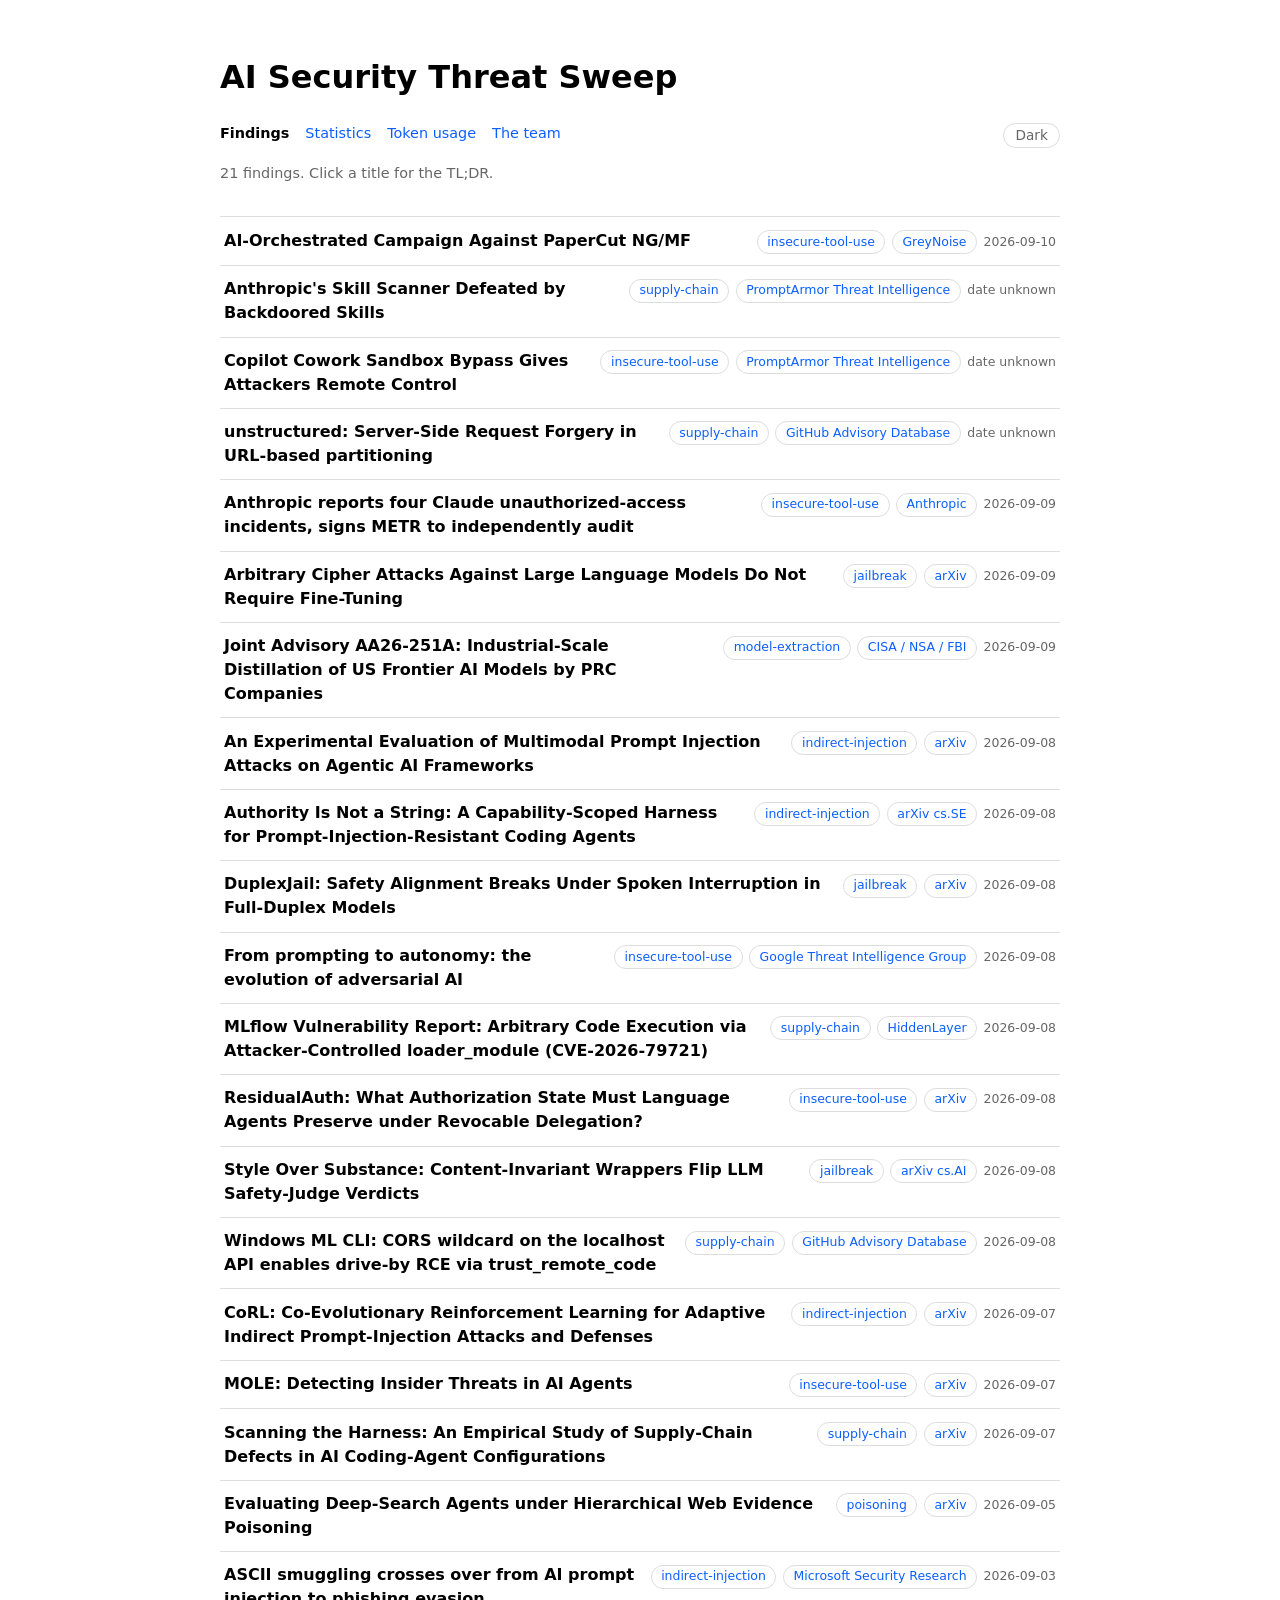
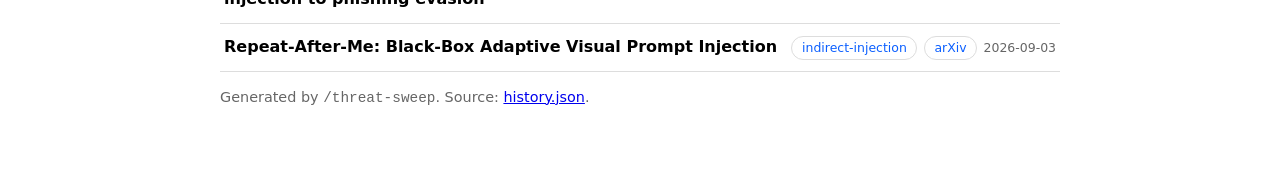
<file: site/index.html>
<!doctype html>
<html lang="en">
<head>
  <meta charset="utf-8" />
  <meta name="viewport" content="width=device-width, initial-scale=1" />
  <title>AI Security Threat Sweep</title>
  <link rel="stylesheet" href="style.css" />
  <script src="theme.js"></script>
</head>
<body>
  <header>
    <h1>AI Security Threat Sweep</h1>
    <nav class="nav">
      <a href="index.html" aria-current="page">Findings</a>
      <a href="stats.html">Statistics</a>
      <a href="usage.html">Token usage</a>
      <a href="team.html">The team</a>
      <button id="theme-toggle" class="theme-toggle" type="button">Dark</button>
    </nav>
    <p id="run-meta" class="muted"></p>
  </header>

  <main id="list" aria-live="polite"></main>

  <footer class="muted">
    <p>Generated by <code>/threat-sweep</code>. Source: <a href="data/history.json">history.json</a>.</p>
  </footer>

  <script src="app.js"></script>
</body>
</html>
</file>
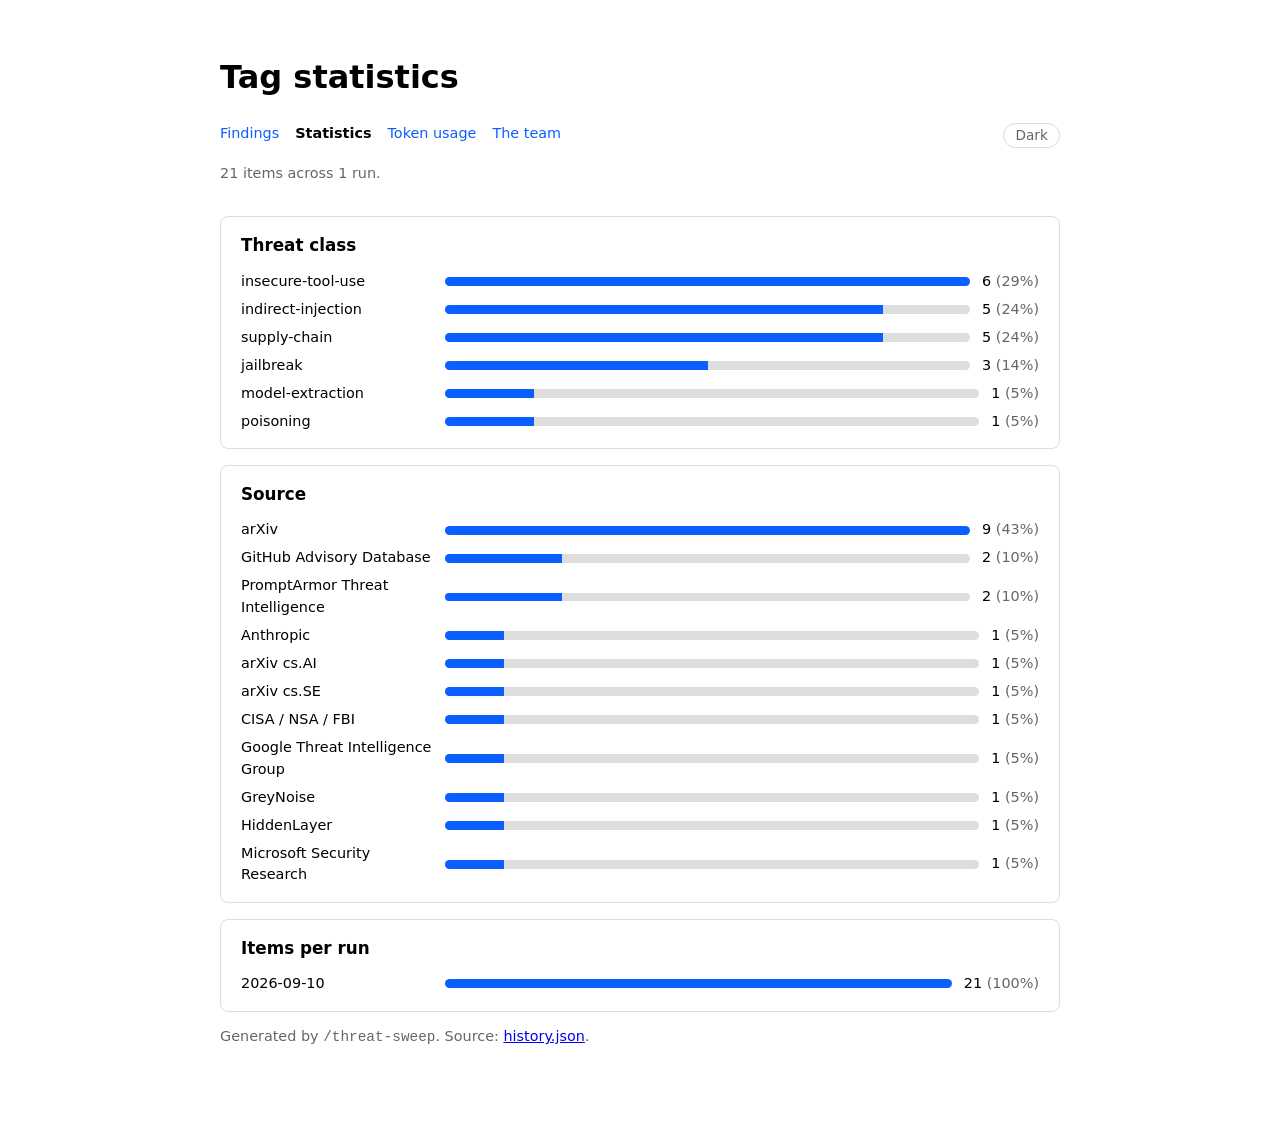
<file: site/stats.html>
<!doctype html>
<html lang="en">
<head>
  <meta charset="utf-8" />
  <meta name="viewport" content="width=device-width, initial-scale=1" />
  <title>Tag statistics &middot; AI Security Threat Sweep</title>
  <link rel="stylesheet" href="style.css" />
  <script src="theme.js"></script>
</head>
<body>
  <header>
    <h1>Tag statistics</h1>
    <nav class="nav">
      <a href="index.html">Findings</a>
      <a href="stats.html" aria-current="page">Statistics</a>
      <a href="usage.html">Token usage</a>
      <a href="team.html">The team</a>
      <button id="theme-toggle" class="theme-toggle" type="button">Dark</button>
    </nav>
    <p id="stats-meta" class="muted"></p>
  </header>

  <main id="stats" aria-live="polite"></main>

  <footer class="muted">
    <p>Generated by <code>/threat-sweep</code>. Source: <a href="data/history.json">history.json</a>.</p>
  </footer>

  <script src="stats.js"></script>
</body>
</html>
</file>
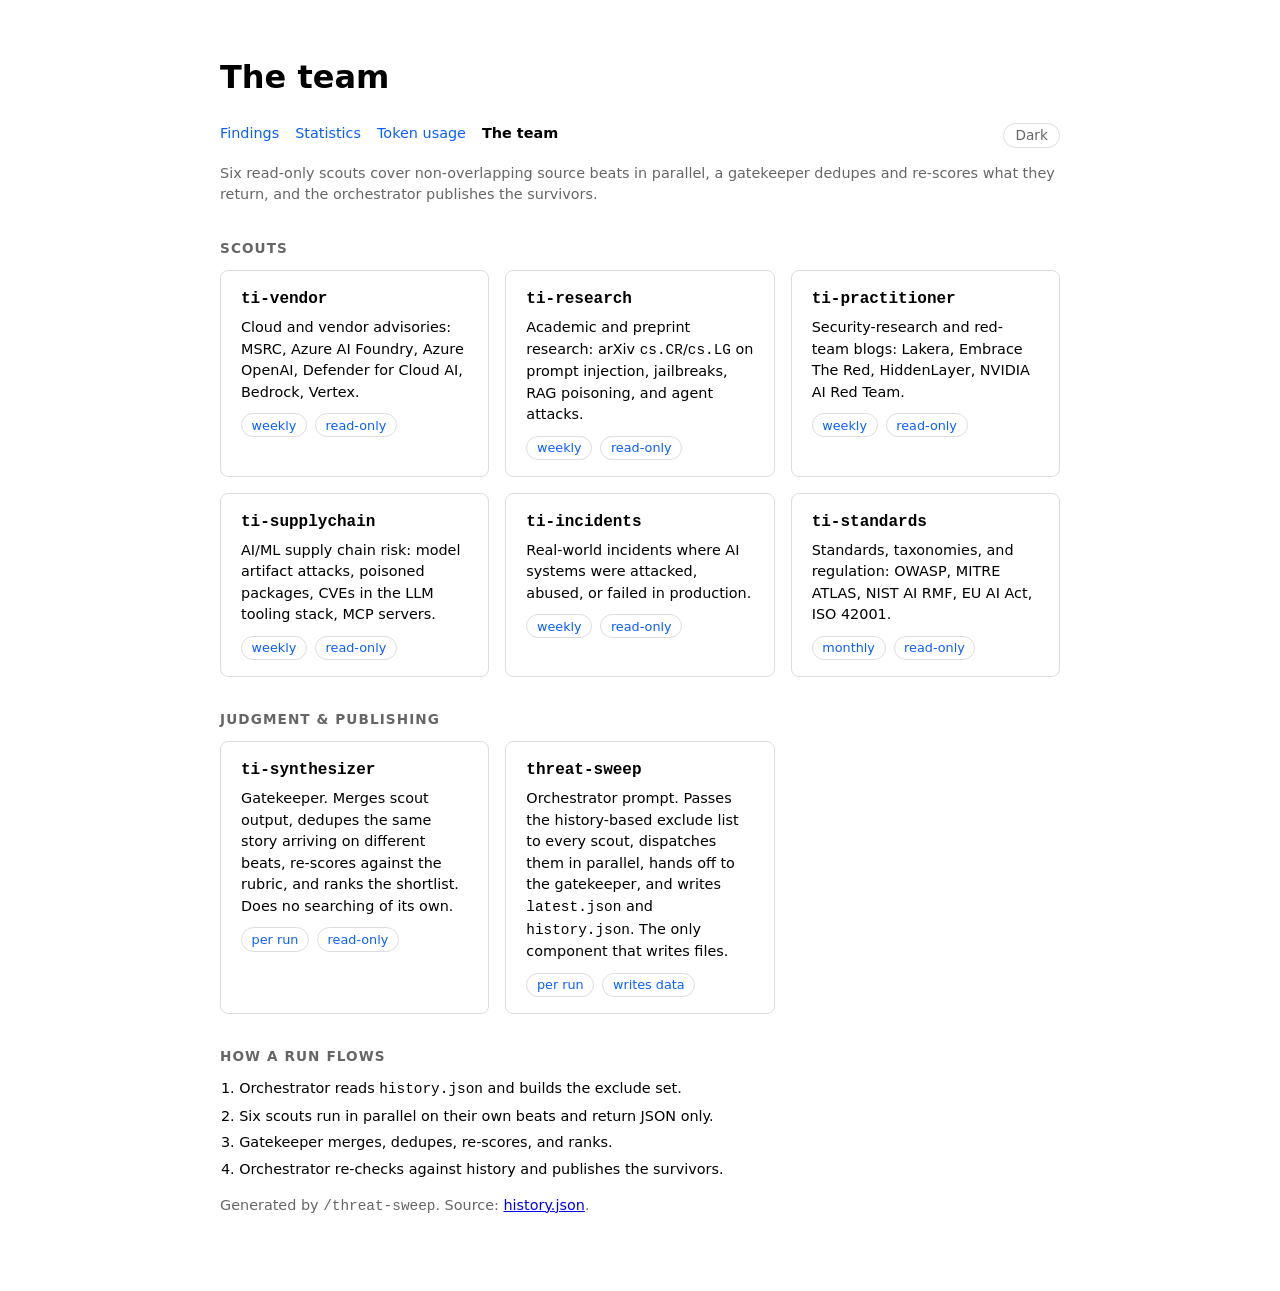
<file: site/team.html>
<!doctype html>
<html lang="en">
<head>
  <meta charset="utf-8" />
  <meta name="viewport" content="width=device-width, initial-scale=1" />
  <title>The team &middot; AI Security Threat Sweep</title>
  <link rel="stylesheet" href="style.css" />
  <script src="theme.js"></script>
</head>
<body>
  <header>
    <h1>The team</h1>
    <nav class="nav">
      <a href="index.html">Findings</a>
      <a href="stats.html">Statistics</a>
      <a href="usage.html">Token usage</a>
      <a href="team.html" aria-current="page">The team</a>
      <button id="theme-toggle" class="theme-toggle" type="button">Dark</button>
    </nav>
    <p class="muted">
      Six read-only scouts cover non-overlapping source beats in parallel, a gatekeeper dedupes
      and re-scores what they return, and the orchestrator publishes the survivors.
    </p>
  </header>

  <main>
    <h2 class="section-title">Scouts</h2>
    <div class="team-grid">
      <article class="card">
        <h3>ti-vendor</h3>
        <p>Cloud and vendor advisories: MSRC, Azure AI Foundry, Azure OpenAI, Defender for Cloud AI, Bedrock, Vertex.</p>
        <div class="tags"><span class="tag">weekly</span><span class="tag">read-only</span></div>
      </article>

      <article class="card">
        <h3>ti-research</h3>
        <p>Academic and preprint research: arXiv <code>cs.CR</code>/<code>cs.LG</code> on prompt injection, jailbreaks, RAG poisoning, and agent attacks.</p>
        <div class="tags"><span class="tag">weekly</span><span class="tag">read-only</span></div>
      </article>

      <article class="card">
        <h3>ti-practitioner</h3>
        <p>Security-research and red-team blogs: Lakera, Embrace The Red, HiddenLayer, NVIDIA AI Red Team.</p>
        <div class="tags"><span class="tag">weekly</span><span class="tag">read-only</span></div>
      </article>

      <article class="card">
        <h3>ti-supplychain</h3>
        <p>AI/ML supply chain risk: model artifact attacks, poisoned packages, CVEs in the LLM tooling stack, MCP servers.</p>
        <div class="tags"><span class="tag">weekly</span><span class="tag">read-only</span></div>
      </article>

      <article class="card">
        <h3>ti-incidents</h3>
        <p>Real-world incidents where AI systems were attacked, abused, or failed in production.</p>
        <div class="tags"><span class="tag">weekly</span><span class="tag">read-only</span></div>
      </article>

      <article class="card">
        <h3>ti-standards</h3>
        <p>Standards, taxonomies, and regulation: OWASP, MITRE ATLAS, NIST AI RMF, EU AI Act, ISO 42001.</p>
        <div class="tags"><span class="tag">monthly</span><span class="tag">read-only</span></div>
      </article>
    </div>

    <h2 class="section-title">Judgment &amp; publishing</h2>
    <div class="team-grid">
      <article class="card">
        <h3>ti-synthesizer</h3>
        <p>Gatekeeper. Merges scout output, dedupes the same story arriving on different beats, re-scores against the rubric, and ranks the shortlist. Does no searching of its own.</p>
        <div class="tags"><span class="tag">per run</span><span class="tag">read-only</span></div>
      </article>

      <article class="card">
        <h3>threat-sweep</h3>
        <p>Orchestrator prompt. Passes the history-based exclude list to every scout, dispatches them in parallel, hands off to the gatekeeper, and writes <code>latest.json</code> and <code>history.json</code>. The only component that writes files.</p>
        <div class="tags"><span class="tag">per run</span><span class="tag">writes data</span></div>
      </article>
    </div>

    <h2 class="section-title">How a run flows</h2>
    <ol class="flow">
      <li>Orchestrator reads <code>history.json</code> and builds the exclude set.</li>
      <li>Six scouts run in parallel on their own beats and return JSON only.</li>
      <li>Gatekeeper merges, dedupes, re-scores, and ranks.</li>
      <li>Orchestrator re-checks against history and publishes the survivors.</li>
    </ol>
  </main>

  <footer class="muted">
    <p>Generated by <code>/threat-sweep</code>. Source: <a href="data/history.json">history.json</a>.</p>
  </footer>
</body>
</html>
</file>
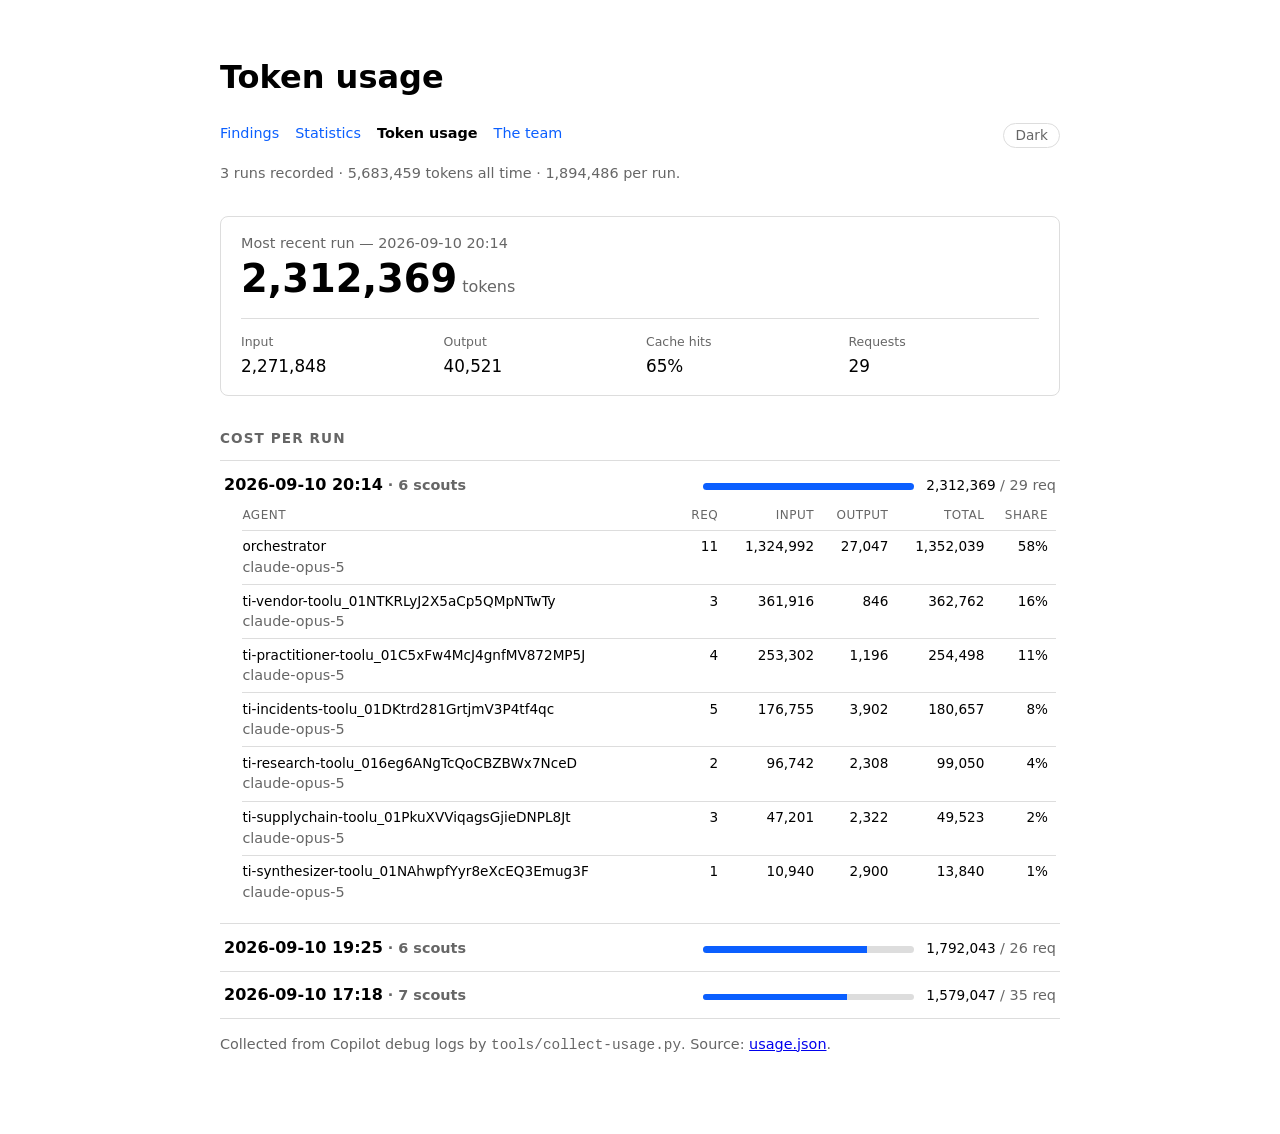
<file: site/usage.html>
<!doctype html>
<html lang="en">
<head>
  <meta charset="utf-8" />
  <meta name="viewport" content="width=device-width, initial-scale=1" />
  <title>Token usage &middot; AI Security Threat Sweep</title>
  <link rel="stylesheet" href="style.css" />
  <script src="theme.js"></script>
</head>
<body>
  <header>
    <h1>Token usage</h1>
    <nav class="nav">
      <a href="index.html">Findings</a>
      <a href="stats.html">Statistics</a>
      <a href="usage.html" aria-current="page">Token usage</a>
      <a href="team.html">The team</a>
      <button id="theme-toggle" class="theme-toggle" type="button">Dark</button>
    </nav>
    <p id="usage-meta" class="muted"></p>
  </header>

  <main id="usage" aria-live="polite"></main>

  <footer class="muted">
    <p>Collected from Copilot debug logs by <code>tools/collect-usage.py</code>. Source: <a href="data/usage.json">usage.json</a>.</p>
  </footer>

  <script src="usage.js"></script>
</body>
</html>
</file>
<file: site/style.css>
:root {
  color-scheme: light dark;
  --border: light-dark(#ddd, #333);
  --muted: light-dark(#666, #999);
  --accent: light-dark(#0b5fff, #6ea8fe);
}

:root[data-theme="light"] {
  color-scheme: light;
}

:root[data-theme="dark"] {
  color-scheme: dark;
}

body {
  font-family: system-ui, -apple-system, "Segoe UI", sans-serif;
  max-width: 840px;
  margin: 0 auto;
  padding: 2rem 1rem 4rem;
  line-height: 1.5;
}

header {
  margin-bottom: 2rem;
}

.muted {
  color: var(--muted);
  font-size: 0.9rem;
}

#list {
  display: grid;
  gap: 0;
  border-top: 1px solid var(--border);
}

.finding {
  border-bottom: 1px solid var(--border);
}

.finding summary {
  cursor: pointer;
  padding: 0.7rem 0.25rem;
  display: flex;
  flex-wrap: wrap;
  align-items: baseline;
  gap: 0.35rem 0.75rem;
  list-style-position: outside;
}

.finding summary::marker {
  color: var(--muted);
}

.finding[open] summary {
  padding-bottom: 0.25rem;
}

.finding-title {
  flex: 1 1 22rem;
  font-weight: 600;
}

.finding summary:hover .finding-title {
  color: var(--accent);
}

.finding-meta {
  display: flex;
  align-items: baseline;
  flex-wrap: wrap;
  gap: 0.4rem;
  font-size: 0.78rem;
}

.finding-meta time {
  color: var(--muted);
  font-variant-numeric: tabular-nums;
}

.finding-body {
  padding: 0 0.25rem 0.9rem 1.4rem;
}

.finding-body p {
  margin: 0 0 0.5rem;
  font-size: 0.92rem;
}

.source-link {
  font-size: 0.85rem;
  color: var(--accent);
  text-decoration: none;
}

.source-link:hover {
  text-decoration: underline;
}

.card {
  border: 1px solid var(--border);
  border-radius: 8px;
  padding: 1rem 1.25rem;
}

.card h2 {
  margin: 0 0 0.35rem;
  font-size: 1.05rem;
}

.card h2 a {
  color: inherit;
  text-decoration: none;
}

.card h2 a:hover {
  text-decoration: underline;
}

.card p {
  margin: 0.35rem 0 0;
}

.tags {
  display: flex;
  gap: 0.5rem;
  flex-wrap: wrap;
  margin-top: 0.6rem;
  font-size: 0.8rem;
}

.tag {
  border: 1px solid var(--border);
  border-radius: 999px;
  padding: 0.1rem 0.6rem;
  color: var(--accent);
}

.empty {
  color: var(--muted);
  font-style: italic;
}

.nav {
  display: flex;
  gap: 1rem;
  margin: 0.5rem 0;
  font-size: 0.9rem;
}

.nav a {
  color: var(--accent);
  text-decoration: none;
}

.nav a[aria-current="page"] {
  color: inherit;
  font-weight: 600;
}

.theme-toggle {
  margin-left: auto;
  font: inherit;
  font-size: 0.85rem;
  color: var(--muted);
  background: none;
  border: 1px solid var(--border);
  border-radius: 999px;
  padding: 0.1rem 0.7rem;
  cursor: pointer;
}

.theme-toggle:hover {
  color: var(--accent);
  border-color: var(--accent);
}

#stats {
  display: grid;
  gap: 1rem;
}

#stats h2 {
  margin: 0 0 0.75rem;
  font-size: 1.05rem;
}

.bars {
  list-style: none;
  margin: 0;
  padding: 0;
  display: grid;
  gap: 0.4rem;
}

.bars li {
  display: grid;
  grid-template-columns: minmax(6rem, 12rem) 1fr auto;
  align-items: center;
  gap: 0.75rem;
  font-size: 0.9rem;
}

.bar-track {
  background: var(--border);
  border-radius: 999px;
  height: 0.55rem;
  overflow: hidden;
  display: flex;
}

.bar-fill {
  display: block;
  height: 100%;
  background: var(--accent);
}

.bar-value {
  font-variant-numeric: tabular-nums;
}

.section-title {
  font-size: 0.85rem;
  text-transform: uppercase;
  letter-spacing: 0.08em;
  color: var(--muted);
  margin: 2rem 0 0.75rem;
}

.section-title:first-child {
  margin-top: 0;
}

.team-grid {
  display: grid;
  grid-template-columns: repeat(auto-fill, minmax(260px, 1fr));
  gap: 1rem;
}

.team-grid h3 {
  margin: 0 0 0.35rem;
  font-size: 1rem;
  font-family: ui-monospace, SFMono-Regular, Menlo, monospace;
}

.team-grid p {
  margin: 0;
  font-size: 0.9rem;
}

.flow {
  margin: 0;
  padding-left: 1.2rem;
  font-size: 0.9rem;
}

.flow li {
  margin-bottom: 0.3rem;
}

.headline {
  display: grid;
  gap: 0.2rem;
}

.headline p {
  margin: 0;
}

.headline-total {
  font-size: 2.4rem;
  font-weight: 650;
  line-height: 1.1;
  font-variant-numeric: tabular-nums;
}

.headline-total .muted {
  font-size: 1rem;
  font-weight: 400;
}

.headline-split {
  display: grid;
  grid-template-columns: repeat(auto-fit, minmax(88px, 1fr));
  gap: 0.75rem;
  margin: 0.9rem 0 0;
  padding-top: 0.9rem;
  border-top: 1px solid var(--border);
}

.headline-split dt {
  color: var(--muted);
  font-size: 0.78rem;
}

.headline-split dd {
  margin: 0.1rem 0 0;
  font-size: 1.05rem;
  font-variant-numeric: tabular-nums;
}

.run-list {
  border-top: 1px solid var(--border);
}

.run-bar {
  flex: 1 1 6rem;
  min-width: 4rem;
  height: 0.4rem;
  border-radius: 999px;
  background: var(--border);
  overflow: hidden;
}

.run-bar-fill {
  display: block;
  height: 100%;
  background: var(--accent);
}

.run-total {
  font-variant-numeric: tabular-nums;
  font-size: 0.85rem;
}

.usage-table {
  width: 100%;
  border-collapse: collapse;
  font-size: 0.85rem;
}

.usage-table th,
.usage-table td {
  padding: 0.35rem 0.5rem 0.35rem 0;
  text-align: left;
  border-bottom: 1px solid var(--border);
  vertical-align: top;
}

.usage-table th {
  color: var(--muted);
  font-weight: 500;
  font-size: 0.75rem;
  text-transform: uppercase;
  letter-spacing: 0.04em;
}

.usage-table tr:last-child td {
  border-bottom: 0;
}

.usage-table .num {
  text-align: right;
  font-variant-numeric: tabular-nums;
  white-space: nowrap;
}

@media (max-width: 520px) {
  .bars li {
    grid-template-columns: 1fr auto;
  }

  .bar-track {
    grid-column: 1 / -1;
  }
}
</file>
